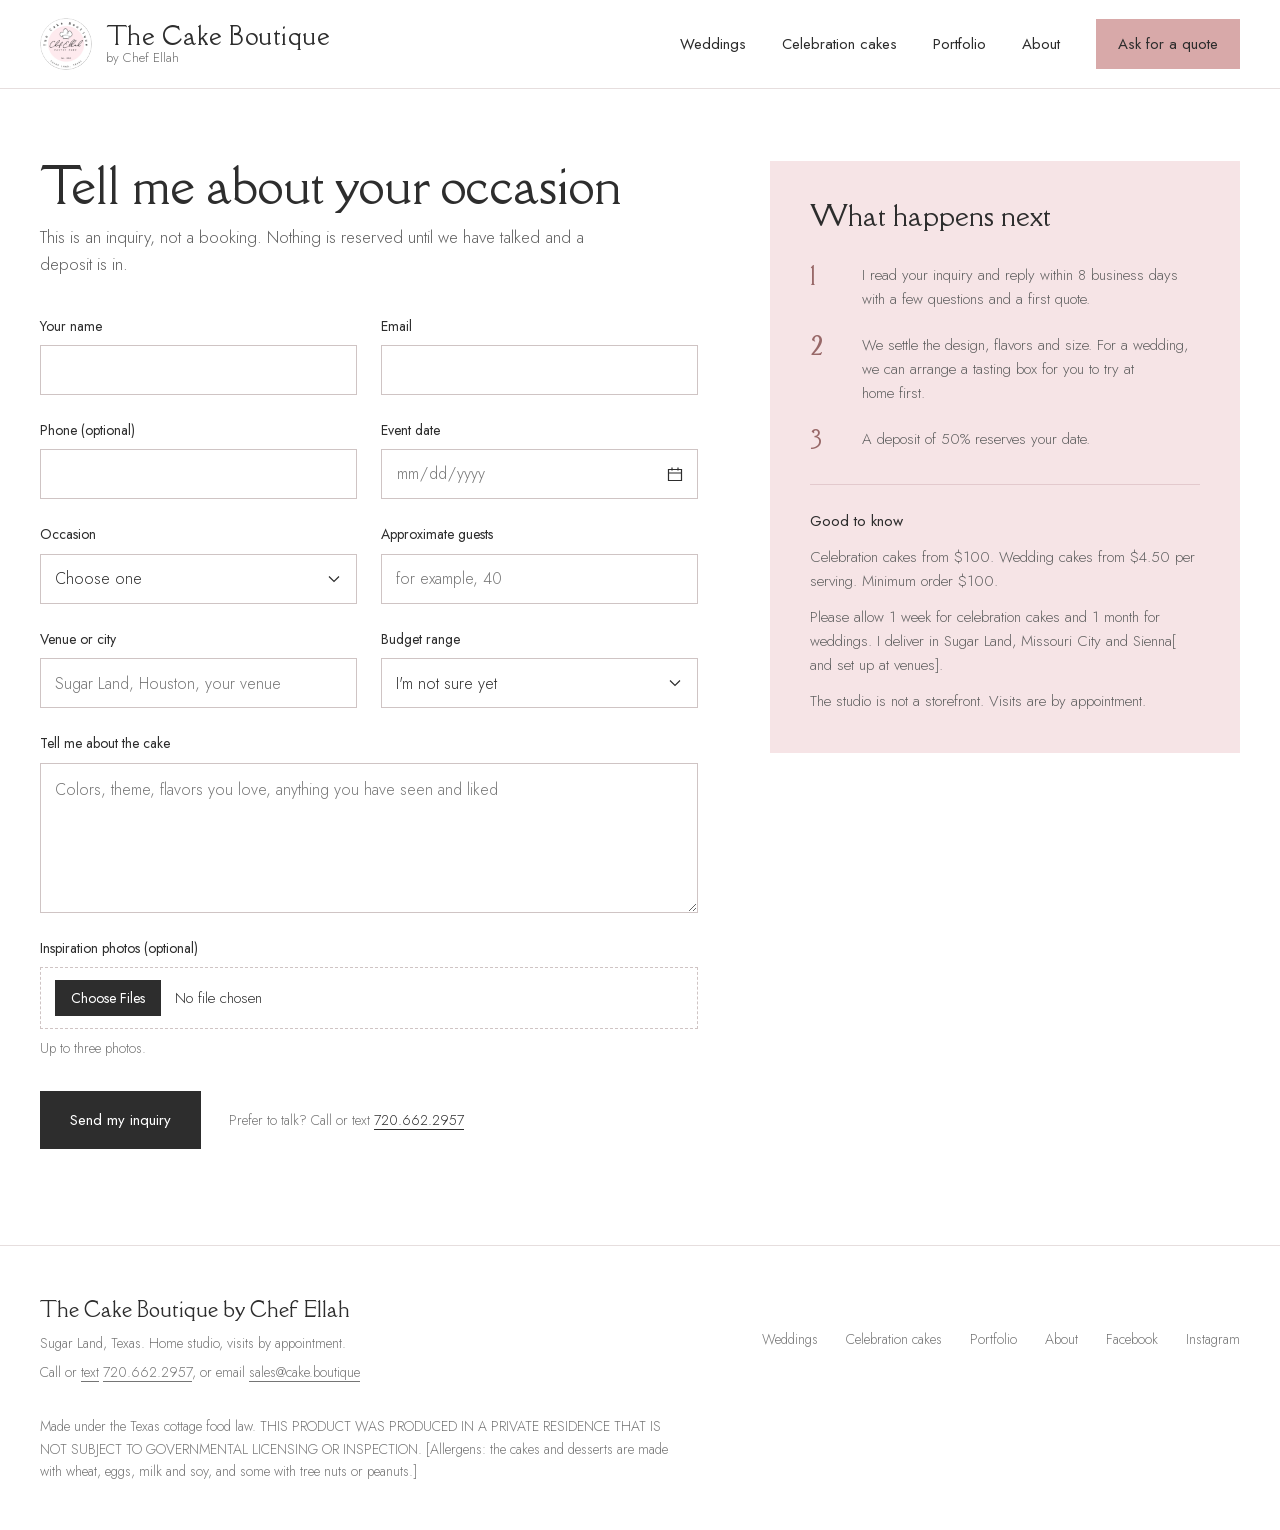
<file: request-a-quote.html>
<!doctype html>
<html lang="en">
<head>
<meta charset="utf-8">
<meta name="viewport" content="width=device-width, initial-scale=1">
<title>Ask for a quote, The Cake Boutique by Chef Ellah</title>
<meta name="robots" content="noindex">
<!--part:share-->
<meta property="og:type" content="website">
<meta property="og:site_name" content="The Cake Boutique by Chef Ellah">
<meta property="og:image" content="https://cake.boutique/og-image.png">
<meta property="og:image:width" content="1200">
<meta property="og:image:height" content="630">
<meta property="og:image:alt" content="The round logo of The Cake Boutique above its name">
<meta name="twitter:card" content="summary_large_image">
<!--/part-->
<link rel="icon" href="favicon-32.png" sizes="32x32" type="image/png">
<link rel="apple-touch-icon" href="apple-touch-icon.png">
<link rel="preload" href="fonts/DellaRespira-latin.woff2" as="font" type="font/woff2" crossorigin>
<link rel="preload" href="fonts/Jost-latin.woff2" as="font" type="font/woff2" crossorigin>
<link rel="stylesheet" href="css/site.css">
<script src="js/site.js"></script>
<script type="module" src="js/quote.js"></script>
</head>
<body>
<!--part:header-->
<a class="skip" href="#main">Skip to the content</a>
<header class="site-head">
  <div class="wrap site-head__bar">
    <a class="brand" href="index.html">
      <img src="logo.png" alt="" width="52" height="52">
      <span><span class="brand__name">The Cake Boutique</span><span class="brand__by">by Chef Ellah</span></span>
    </a>
    <button class="menu-toggle" type="button" aria-expanded="false" aria-controls="site-menu">Menu</button>
    <nav class="site-nav" id="site-menu" aria-label="Main">
      <a href="weddings.html">Weddings</a>
      <a href="celebration-cakes.html">Celebration cakes</a>
      <a href="portfolio.html">Portfolio</a>
      <a href="about.html">About</a>
      <a class="btn btn--rose" href="request-a-quote.html" aria-current="page">Ask for a quote</a>
    </nav>
  </div>
</header>
<!--/part-->

<main id="main" class="quote-page">
  <div class="wrap quote-page__grid">

    <div class="quote-page__main">
      <div class="quote-page__intro">
        <h1 class="page-title">Tell me about your occasion</h1>
        <p>This is an inquiry, not a booking. Nothing is reserved until we have talked and a deposit is in.</p>
      </div>

      <form class="form" method="post" data-send="https://rvkveuvrchzainwwfmem.supabase.co/functions/v1/cake-quote" data-sitekey="0x4AAAAAAFZqtwTDvBZ71QPo">
        <div class="form__grid">
          <div class="field">
            <label for="name">Your name</label>
            <input class="input" id="name" name="name" type="text" autocomplete="name" maxlength="100" required>
            <p class="field__error" id="err-name" hidden>Please add your name.</p>
          </div>
          <div class="field">
            <label for="email">Email</label>
            <input class="input" id="email" name="email" type="email" autocomplete="email" maxlength="254" required>
            <p class="field__error" id="err-email" hidden>Please add an email address I can reply to.</p>
          </div>
          <div class="field">
            <label for="phone">Phone (optional)</label>
            <input class="input" id="phone" name="phone" type="tel" autocomplete="tel" maxlength="40">
            <p class="field__error" id="err-phone" hidden>Please check the number, or leave it empty.</p>
          </div>
          <div class="field">
            <label for="date">Event date</label>
            <input class="input" id="date" name="date" type="date" required>
            <p class="field__error" id="err-date" hidden>Please choose your event date.</p>
            <p class="field__error" id="err-date-range" hidden>Please choose a date between today and three years from now.</p>
          </div>
          <div class="field">
            <label for="occasion">Occasion</label>
            <select class="input" id="occasion" name="occasion" required>
              <option value="">Choose one</option>
              <option>Wedding</option>
              <option>Birthday</option>
              <option>Baby or bridal shower</option>
              <option>Anniversary</option>
              <option>Corporate or other</option>
            </select>
            <p class="field__error" id="err-occasion" hidden>Please choose the occasion.</p>
          </div>
          <div class="field">
            <label for="guests">Approximate guests</label>
            <input class="input" id="guests" name="guests" type="number" inputmode="numeric" min="1" max="5000" placeholder="for example, 40" required>
            <p class="field__error" id="err-guests" hidden>Please enter roughly how many guests you expect, from 1 to 5,000.</p>
          </div>
          <div class="field">
            <label for="venue">Venue or city</label>
            <input class="input" id="venue" name="venue" type="text" maxlength="120" placeholder="Sugar Land, Houston, your venue" required>
            <p class="field__error" id="err-venue" hidden>Please add the venue or city.</p>
          </div>
          <div class="field">
            <label for="budget">Budget range</label>
            <select class="input" id="budget" name="budget">
              <option>I'm not sure yet</option>
              <!--slot:budget-ranges-->
              <option>$100 to $250</option>
              <option>$250 to $500</option>
              <option>$500 and up</option>
              <!--/slot-->
            </select>
          </div>
        </div>
        <div class="field">
          <label for="details">Tell me about the cake</label>
          <textarea class="input" id="details" name="details" rows="5" maxlength="4000" placeholder="Colors, theme, flavors you love, anything you have seen and liked" required></textarea>
          <p class="field__error" id="err-details" hidden>Please tell me a little about the cake.</p>
        </div>
        <div class="field">
          <label for="inspo">Inspiration photos (optional)</label>
          <input class="input" id="inspo" name="photos" type="file" accept="image/*" multiple aria-describedby="inspo-hint">
          <ul class="form__photos" id="inspo-photos" hidden></ul>
          <div class="field__row">
            <span class="field__hint" id="inspo-hint" aria-live="polite">Up to three photos.</span>
            <button class="link" type="button" id="inspo-clear" hidden>Remove the photos</button>
          </div>
          <p class="field__error" id="err-photos" hidden>One of the photos couldn't be sent. Choose them again, or leave them out.</p>
        </div>
        <div class="form__trap" aria-hidden="true">
          <label for="leave_blank">Leave this empty</label>
          <input id="leave_blank" name="leave_blank" type="text" tabindex="-1" autocomplete="off">
        </div>
        <div class="form__check" id="quote-check" hidden></div>
        <div class="form__foot">
          <button class="btn" type="submit" disabled>Send my inquiry</button>
          <span class="form__note">Prefer to talk? Call or text <a href="tel:+17206622957">720.662.2957</a></span>
        </div>
        <p class="form__status" role="status"></p>
        <noscript><p class="form__status">This form needs JavaScript to send. Please call or text 720.662.2957 instead.</p></noscript>
        <template id="quote-says">
          <p data-say="sending">Sending your inquiry…</p>
          <p data-say="check">Please tick the box above to send your inquiry.</p>
          <p data-say="turnstile">The spam check didn't go through. Please try sending again.</p>
          <p data-say="busy">I already have the inquiries you sent. To add anything, call or text me at 720.662.2957.</p>
          <p data-say="paused">The form can't take more inquiries right now. Please call or text 720.662.2957.</p>
          <p data-say="failed">Your inquiry didn't send. Please try again, or call or text 720.662.2957.</p>
          <p data-say="photos-preparing">Preparing your photos…</p>
          <p data-say="photos-1">One photo ready.</p>
          <p data-say="photos-2">Two photos ready.</p>
          <p data-say="photos-3">Three photos ready.</p>
          <p data-say="photos-extra">Only the first three will be sent.</p>
          <p data-say="photos-bad">This browser can't open one of the photos you chose. A JPEG or PNG works.</p>
          <p data-say="photos-bad-some">This browser can't open some of the photos you chose. A JPEG or PNG works.</p>
        </template>
      </form>

      <div class="quote-sent" id="quote-sent" hidden>
        <h2 id="quote-sent-title" tabindex="-1">Thank you. I have your inquiry.</h2>
        <p>I reply within <!--slot:reply-time-->8 business days<!--/slot-->. If you think of anything to add before then, call or text <a href="tel:+17206622957">720.662.2957</a>.</p>
        <p><button class="link" type="button" id="quote-again">Send another inquiry</button></p>
      </div>
    </div>

    <aside class="aside" aria-labelledby="next-title">
      <h2 id="next-title">What happens next</h2>
      <ol class="aside__steps">
        <li class="aside__step"><span class="aside__n" aria-hidden="true">1</span><p>I read your inquiry and reply within <!--slot:reply-time-->8 business days<!--/slot--> with a few questions and a first quote.</p></li>
        <li class="aside__step"><span class="aside__n" aria-hidden="true">2</span><p>We settle the design, flavors and size. For a wedding, we can arrange a tasting box for you to try at home first.</p></li>
        <li class="aside__step"><span class="aside__n" aria-hidden="true">3</span><p>A deposit of <!--slot:deposit-->50%<!--/slot--> reserves your date.</p></li>
      </ol>
      <div class="aside__notes">
        <h3>Good to know</h3>
        <p>Celebration cakes from <!--slot:price.celebration-->$100<!--/slot-->. Wedding cakes from <!--slot:price.wedding-->$4.50<!--/slot--> per serving. Minimum order <!--slot:price.minimum-->$100<!--/slot-->.</p>
        <p>Please allow <!--slot:notice.celebration-->1 week<!--/slot--> for celebration cakes and <!--slot:notice.wedding-->1 month<!--/slot--> for weddings. I deliver in <!--slot:delivery-area-->Sugar Land, Missouri City and Sienna<!--/slot-->[ and set up at venues].</p>
        <p>The studio is not a storefront. Visits are by appointment.</p>
      </div>
    </aside>

  </div>
</main>

<!--part:footer-->
<footer class="site-foot">
  <div class="wrap site-foot__grid">
    <div class="site-foot__id">
      <span class="site-foot__name">The Cake Boutique by Chef Ellah</span>
      <span>Sugar Land, Texas. Home studio, visits by appointment.</span>
      <span>Call or <a href="sms:+17206622957">text</a> <a href="tel:+17206622957">720.662.2957</a>, or email <a href="mailto:sales@cake.boutique">sales@cake.boutique</a></span>
    </div>
    <nav class="site-foot__links" aria-label="Footer">
      <a href="weddings.html">Weddings</a>
      <a href="celebration-cakes.html">Celebration cakes</a>
      <a href="portfolio.html">Portfolio</a>
      <a href="about.html">About</a>
      <a href="https://www.facebook.com/ellahscakeboutique/">Facebook</a>
      <a href="https://www.instagram.com/ellahscakeboutique">Instagram</a>
    </nav>
  </div>
  <div class="wrap">
    <p class="site-foot__law">Made under the Texas cottage food law. THIS PRODUCT WAS PRODUCED IN A PRIVATE RESIDENCE THAT IS NOT SUBJECT TO GOVERNMENTAL LICENSING OR INSPECTION. [Allergens: the cakes and desserts are made with wheat, eggs, milk and soy, and some with tree nuts or peanuts.]</p>
  </div>
</footer>
<!--/part-->
</body>
</html>
</file>
<file: css/site.css>
/* The Cake Boutique by Chef Ellah: the site's only stylesheet. */

@font-face {
  font-family: 'Della Respira';
  src: url('../fonts/DellaRespira-latin.woff2') format('woff2');
  font-weight: 400;
  font-style: normal;
  font-display: swap;
}
@font-face {
  font-family: 'Jost';
  src: url('../fonts/Jost-latin.woff2') format('woff2');
  font-weight: 300 500;
  font-style: normal;
  font-display: swap;
  unicode-range: U+0000-00FF, U+0131, U+0152-0153, U+02BB-02BC, U+02C6, U+02DA, U+02DC, U+0304, U+0308, U+0329, U+2000-206F, U+20AC, U+2122, U+2191, U+2193, U+2212, U+2215, U+FEFF, U+FFFD;
}
@font-face {
  font-family: 'Jost';
  src: url('../fonts/Jost-latinext.woff2') format('woff2');
  font-weight: 300 500;
  font-style: normal;
  font-display: swap;
  unicode-range: U+0100-02BA, U+02BD-02C5, U+02C7-02CC, U+02CE-02D7, U+02DD-02FF, U+1D00-1DBF, U+1E00-1E9F, U+1EF2-1EFF, U+2020, U+20A0-20AB, U+20AD-20C4, U+2113, U+2C60-2C7F, U+A720-A7FF;
}

:root {
  --paper: #FFFFFF;
  --rose: #D8A9A9;
  --rose-hover: #CF9B9B;
  --blush: #F6E4E6;
  --blush-rule: #E3C9CD;
  --rose-deep: #B98585;
  --rose-text: #986868;
  --ink: #2D2D2D;
  --ink-hover: #4A3C3C;
  --body: #5F5F5F;
  --mist: #757575;
  --rule: #E6DEDE;
  --field: #CFC4C4;

  --font-display: 'Della Respira', Georgia, serif;
  --font-body: 'Jost', 'Helvetica Neue', Arial, sans-serif;

  --gutter: 40px;
  --measure: 1200px;
  --section: 96px;

  --t-hero: clamp(2.375rem, 1.55rem + 2.6vw, 3.625rem);
  --t-title: clamp(2.125rem, 1.6rem + 1.7vw, 3.0625rem);
  --t-h2: clamp(2rem, 1.55rem + 1.45vw, 2.625rem);
  --t-h3: clamp(1.5rem, 1.3rem + 0.6vw, 1.6875rem);
  --t-band: clamp(2rem, 1.45rem + 1.75vw, 2.6875rem);

  --ease-out: cubic-bezier(0.22, 1, 0.36, 1);
}

*, *::before, *::after { box-sizing: border-box; }

html {
  -webkit-text-size-adjust: 100%;
  text-size-adjust: 100%;
  scroll-padding-top: 24px;
}

body {
  margin: 0;
  background: var(--paper);
  color: var(--ink);
  font-family: var(--font-body);
  font-weight: 300;
  font-size: 17px;
  line-height: 1.6;
  -webkit-font-smoothing: antialiased;
}

h1, h2, h3 {
  margin: 0;
  font-family: var(--font-display);
  font-weight: 400;
  line-height: 1.05;
  text-wrap: balance;
}

p { margin: 0; text-wrap: pretty; }
ul, ol, dl, dd, figure, blockquote { margin: 0; padding: 0; }
ul, ol { list-style: none; }
img { display: block; max-width: 100%; height: auto; }
strong, b { font-weight: 400; color: var(--ink); }

a { color: var(--rose-text); text-underline-offset: 0.3em; text-decoration-thickness: 1px; }
a:hover { color: var(--ink-hover); }

::selection { background: var(--blush); color: var(--ink); }

:focus-visible {
  outline: 2px solid var(--ink);
  outline-offset: 3px;
}

.visually-hidden {
  position: absolute !important;
  width: 1px; height: 1px;
  margin: -1px; padding: 0;
  overflow: hidden;
  clip: rect(0 0 0 0);
  white-space: nowrap;
  border: 0;
}

.skip {
  position: absolute;
  left: var(--gutter);
  top: -100px;
  z-index: 10;
  padding: 12px 18px;
  background: var(--ink);
  color: var(--paper);
  text-decoration: none;
  font-weight: 400;
  font-size: 15px;
}
.skip:focus { top: 12px; }
.skip:hover, .skip:focus { color: var(--paper); }

.wrap {
  width: 100%;
  max-width: calc(var(--measure) + 2 * var(--gutter));
  margin: 0 auto;
  padding: 0 var(--gutter);
}

/* Buttons and text links */

.btn {
  display: inline-block;
  padding: 17px 30px;
  background: var(--ink);
  color: var(--paper);
  font-family: var(--font-body);
  font-size: 15px;
  font-weight: 400;
  line-height: 1.6;
  text-decoration: none;
  border: 0;
  border-radius: 0;
  cursor: pointer;
  transition: background-color 0.2s var(--ease-out);
}
.btn:hover { background: var(--ink-hover); color: var(--paper); }
.btn--rose { padding: 13px 22px; background: var(--rose); color: var(--ink); }
.btn--rose:hover { background: var(--rose-hover); color: var(--ink); }
.btn--compact { padding: 16px 28px; }

.link {
  color: var(--ink);
  font-size: 15px;
  font-weight: 400;
  text-decoration: underline;
  text-underline-offset: 7px;
  text-decoration-thickness: 1px;
  padding: 4px 0;
}
.link:hover { color: var(--rose-text); }
button.link { background: none; border: 0; font-family: inherit; line-height: inherit; cursor: pointer; }

/* Header and navigation */

.site-head { border-bottom: 1px solid var(--rule); }

.site-head__bar {
  min-height: 88px;
  display: flex;
  flex-wrap: wrap;
  align-items: center;
  justify-content: space-between;
  gap: 16px 32px;
}

.brand {
  display: flex;
  align-items: center;
  gap: 14px;
  color: var(--ink);
  text-decoration: none;
  line-height: 1.1;
}
.brand:hover { color: var(--ink); }
.brand img { width: 52px; height: 52px; border-radius: 50%; }
.brand__name {
  display: block;
  font-family: var(--font-display);
  font-size: 24px;
  letter-spacing: 0.02em;
}
.brand__by { display: block; margin-top: 2px; font-size: 13px; color: var(--mist); }

.site-nav {
  display: flex;
  flex-wrap: wrap;
  align-items: center;
  gap: 8px 36px;
  font-size: 15px;
  font-weight: 400;
}
.site-nav a:not(.btn) {
  color: var(--ink);
  text-decoration: none;
  padding: 12px 0;
}
.site-nav a:not(.btn):hover { color: var(--rose-text); }
.site-nav a[aria-current="page"]:not(.btn) {
  text-decoration: underline;
  text-underline-offset: 7px;
  text-decoration-thickness: 1px;
}

.menu-toggle {
  display: none;
  padding: 12px 0 12px 16px;
  background: none;
  border: 0;
  color: var(--ink);
  font-family: var(--font-body);
  font-size: 15px;
  font-weight: 400;
  cursor: pointer;
}

/* Sections */

.section { padding: var(--section) 0; }
.section--ruled { border-top: 1px solid var(--rule); border-bottom: 1px solid var(--rule); padding: 88px 0; }
.section--flush-top { padding-top: 0; }

.section-head {
  display: flex;
  flex-wrap: wrap;
  align-items: flex-end;
  justify-content: space-between;
  gap: 16px 32px;
  margin-bottom: 40px;
}
.section-head h2 { font-size: var(--t-h2); }
.section-head--narrow { max-width: 620px; margin-bottom: 48px; }

/* Hero and page heads */

.hero { padding: 72px 0 80px; }
.hero__grid {
  display: grid;
  grid-template-columns: repeat(2, minmax(0, 1fr));
  gap: 64px;
  align-items: center;
}
.hero__text { display: flex; flex-direction: column; gap: 28px; }
.hero h1 { font-size: var(--t-hero); line-height: 1.04; letter-spacing: -0.01em; }
.page-title { font-size: var(--t-title); line-height: 1.04; }
.lede { font-size: 19px; color: var(--body); max-width: 480px; }
.page-head .lede { max-width: 520px; }
.lede + .lede { margin-top: -12px; }

.actions {
  display: flex;
  flex-wrap: wrap;
  align-items: center;
  gap: 16px 28px;
  margin-top: 8px;
}

.facts {
  display: flex;
  flex-wrap: wrap;
  gap: 10px 32px;
  margin-top: 16px;
  padding-top: 24px;
  border-top: 1px solid var(--rule);
  font-size: 14px;
  color: var(--mist);
}

.photo {
  width: 100%;
  object-fit: cover;
  background: var(--blush);
}
.photo--tall { aspect-ratio: 4 / 5; }
.photo--square { aspect-ratio: 1 / 1; }
/* A portrait keeps the face in frame when the photo crops to 5:4 on phones. */
.hero__photo--portrait > .photo { object-position: 50% 0; }

.photo-missing {
  display: flex;
  align-items: center;
  justify-content: center;
  aspect-ratio: 4 / 5;
  padding: 24px;
  background: var(--blush);
  color: var(--body);
  font-size: 15px;
  text-align: center;
}

/* The three doors */

.doors {
  display: grid;
  grid-template-columns: repeat(3, minmax(0, 1fr));
  gap: 32px;
}
.door {
  display: flex;
  flex-direction: column;
  gap: 18px;
  color: var(--ink);
  text-decoration: none;
}
.door:hover { color: var(--ink); }
.door__body { display: flex; flex-direction: column; gap: 8px; }
.door__title { font-family: var(--font-display); font-size: var(--t-h3); line-height: 1.1; }
.door:hover .door__title { text-decoration: underline; text-underline-offset: 6px; text-decoration-thickness: 1px; }
.door__text { font-size: 16px; color: var(--body); }
.door__price { margin-top: 4px; font-size: 15px; font-weight: 400; color: var(--rose-text); }

/* Recent work and the portfolio wall */

.work-grid {
  display: grid;
  grid-template-columns: repeat(3, minmax(0, 1fr));
  gap: 24px;
}
.work { display: flex; flex-direction: column; gap: 10px; }
.work figcaption, .wall figcaption { font-size: 14px; color: var(--mist); }
.work__title { color: var(--ink); font-weight: 400; }

html:not(.js) .filters { display: none; }
.filters {
  display: flex;
  flex-wrap: wrap;
  gap: 4px 28px;
  margin-bottom: 40px;
  font-size: 15px;
  font-weight: 400;
}
.filters button {
  padding: 8px 0;
  background: none;
  border: 0;
  color: var(--mist);
  font: inherit;
  cursor: pointer;
}
.filters button:hover { color: var(--ink); }
.filters button[aria-pressed="true"] {
  color: var(--ink);
  text-decoration: underline;
  text-underline-offset: 7px;
  text-decoration-thickness: 1px;
}

.wall {
  display: grid;
  grid-template-columns: repeat(12, minmax(0, 1fr));
  gap: 40px 24px;
}
.wall__item { grid-column: span 5; }
.wall__item--wide { grid-column: span 7; }
.wall__item[hidden] { display: none; }
.wall__item figure { display: flex; flex-direction: column; gap: 10px; height: 100%; }
/* A row pairs a wide photo with a narrow one; the frames' ratios give both
   the same height, and alternate rows sit lower. */
.wall__frame { position: relative; flex: 1 0 auto; aspect-ratio: 5 / 6; background: var(--blush); }
.wall__item--wide .wall__frame { aspect-ratio: 7 / 6; }
.wall__item--low .wall__frame { aspect-ratio: 1 / 1; }
.wall__item--wide.wall__item--low .wall__frame { aspect-ratio: 7 / 5; }
.wall__frame img { position: absolute; inset: 0; width: 100%; height: 100%; object-fit: cover; }
.wall-empty { font-size: 17px; color: var(--body); }
.wall-empty button {
  padding: 0;
  background: none;
  border: 0;
  color: var(--ink);
  font: inherit;
  font-weight: 400;
  text-decoration: underline;
  text-underline-offset: 6px;
  text-decoration-thickness: 1px;
  cursor: pointer;
}

@media (hover: hover) {
  .wall figcaption { opacity: 0; transition: opacity 0.25s var(--ease-out); }
  .wall__item:hover figcaption,
  html:has(:focus-visible) .wall figcaption { opacity: 1; }
}

/* Numbered steps (the booking sequence) */

.steps {
  display: grid;
  grid-template-columns: repeat(4, minmax(0, 1fr));
  gap: 32px;
  counter-reset: step;
}
.step {
  display: flex;
  flex-direction: column;
  gap: 14px;
  padding-top: 20px;
  border-top: 1px solid var(--ink);
}
.step__n { font-family: var(--font-display); font-size: 36px; line-height: 1; color: var(--rose-deep); }
.step__title { font-size: 18px; font-weight: 400; }
.step p { font-size: 15px; color: var(--body); }

/* Starting prices panel */

.prices {
  display: grid;
  grid-template-columns: repeat(2, minmax(0, 1fr));
  gap: 56px;
  align-items: start;
  padding: 64px;
  background: var(--blush);
}
.prices__text { display: flex; flex-direction: column; gap: 18px; }
.prices__text h2 { font-size: clamp(2rem, 1.5rem + 1.35vw, 2.5rem); }
.prices__text p { font-size: 16px; color: var(--body); max-width: 440px; }
.price-list { display: flex; flex-direction: column; }
.price-row {
  display: flex;
  flex-wrap: wrap;
  justify-content: space-between;
  align-items: baseline;
  gap: 4px 24px;
  padding: 20px 0;
  border-bottom: 1px solid var(--blush-rule);
}
.price-row:last-of-type { border-bottom: 0; }
.price-row dt { font-size: 17px; }
.price-row dd { font-family: var(--font-display); font-size: 27px; line-height: 1.2; color: var(--rose-text); }
.prices .btn { align-self: flex-start; margin-top: 20px; }

/* About: the things that do not change, set in the price list's lines */

.pledges { display: flex; flex-direction: column; }
.pledges li {
  padding: 18px 0;
  border-bottom: 1px solid var(--blush-rule);
  font-family: var(--font-display);
  font-size: 27px;
  line-height: 1.25;
  color: var(--ink);
}
.pledges li:first-child { padding-top: 0; }
.pledges li:last-child { border-bottom: 0; padding-bottom: 0; }

/* Portfolio */

.portfolio { padding-top: 72px; }
.portfolio__title { margin-bottom: 28px; }

/* Split: a photo beside text (Meet Chef Ellah, page sections) */

.split {
  display: grid;
  grid-template-columns: repeat(2, minmax(0, 1fr));
  gap: 64px;
  align-items: center;
}
.split__text { display: flex; flex-direction: column; gap: 22px; }
.split__text h2 { font-size: var(--t-h2); }
.split__text p { font-size: 17px; color: var(--body); }
.split__text .link { align-self: flex-start; }

/* Questions and answers */

.qa {
  display: grid;
  grid-template-columns: minmax(0, 5fr) minmax(0, 7fr);
  gap: 64px;
  align-items: start;
}
.qa h2 { font-size: var(--t-h2); }
.qa__list { border-top: 1px solid var(--rule); }
.qa__item { padding: 24px 0; border-bottom: 1px solid var(--rule); }
.qa__item dt { font-size: 18px; font-weight: 400; }
.qa__item dd { margin-top: 8px; font-size: 16px; color: var(--body); max-width: 60ch; }

/* Running text on About */

.prose { display: flex; flex-direction: column; gap: 22px; max-width: 640px; }
.prose h2 { font-size: var(--t-h2); }
.prose p { font-size: 17px; color: var(--body); }
.prose-pair > h2 { font-size: var(--t-h2); }
.prose-pair {
  display: grid;
  grid-template-columns: minmax(0, 5fr) minmax(0, 7fr);
  gap: 64px;
  align-items: start;
}

/* Testimonials */

.quotes {
  display: grid;
  grid-template-columns: repeat(3, minmax(0, 1fr));
  gap: 48px;
}
.quote { display: flex; flex-direction: column; gap: 18px; }
.quote__mark { font-family: var(--font-display); font-size: 51px; line-height: 0.6; color: var(--rose-deep); }
.quote blockquote p { font-family: var(--font-display); font-size: 22px; line-height: 1.35; }
.quote figcaption { font-size: 14px; color: var(--mist); }

/* The rose band */

.band { padding: var(--section) 0; background: var(--rose); color: var(--ink); }
.band__grid {
  display: flex;
  flex-wrap: wrap;
  align-items: center;
  justify-content: space-between;
  gap: 32px 48px;
}
.band__text { display: flex; flex-direction: column; gap: 12px; max-width: 640px; }
.band h2 { font-size: var(--t-band); }
.band p { font-size: 17px; }
.band__action { display: flex; flex-direction: column; gap: 14px; align-items: flex-start; }
.band__note { font-size: 14px; }
.band a:not(.btn) { color: var(--ink); }

/* Footer */

.site-foot { padding: 48px 0; font-size: 14px; color: var(--mist); }
main + .site-foot { border-top: 1px solid var(--rule); }
.site-foot__grid {
  display: flex;
  flex-wrap: wrap;
  justify-content: space-between;
  gap: 24px 48px;
}
.site-foot__id { display: flex; flex-direction: column; gap: 6px; }
.site-foot__name { font-family: var(--font-display); font-size: 20px; color: var(--ink); }
.site-foot a { color: var(--mist); text-decoration: none; }
.site-foot a:hover { color: var(--ink); text-decoration: underline; }
/* Links inside the contact sentence keep their underline: touch has no hover. */
.site-foot__id a { text-decoration: underline; }
.site-foot__links { display: flex; flex-wrap: wrap; gap: 8px 28px; align-items: center; }
.site-foot__links a { padding: 6px 0; }
/* The Texas cottage food notice: the law writes the disclosure in capitals. */
.site-foot__law { max-width: 640px; margin-top: 32px; }

/* Request a quote */

.quote-page { padding: 72px 0 96px; }
.quote-page__grid {
  display: grid;
  grid-template-columns: minmax(0, 7fr) minmax(0, 5fr);
  gap: 72px;
  align-items: start;
}
.quote-page__main { display: flex; flex-direction: column; gap: 36px; }
.quote-page__intro { display: flex; flex-direction: column; gap: 14px; }
.quote-page__intro p { font-size: 17px; color: var(--body); max-width: 560px; }

.form { display: flex; flex-direction: column; gap: 24px; }
.form__grid {
  display: grid;
  grid-template-columns: repeat(2, minmax(0, 1fr));
  gap: 24px;
}
.field { display: flex; flex-direction: column; gap: 8px; }
.field label { font-size: 14px; font-weight: 400; }
.field__hint { font-size: 14px; color: var(--mist); }
.input {
  width: 100%;
  height: 50px;
  padding: 0 14px;
  border: 1px solid var(--field);
  border-radius: 0;
  background: var(--paper);
  color: var(--ink);
  font-family: var(--font-body);
  font-size: 16px;
  font-weight: 300;
  caret-color: var(--ink);
  -webkit-appearance: none;
  appearance: none;
}
.input::placeholder { color: var(--mist); opacity: 1; }
.input:hover { border-color: var(--rose-deep); }
.input:focus-visible { outline: 2px solid var(--ink); outline-offset: 0; border-color: var(--ink); }
textarea.input { height: auto; min-height: 150px; padding: 14px; resize: vertical; line-height: 1.5; }
select.input {
  padding-right: 40px;
  background-image: url("data:image/svg+xml,%3Csvg xmlns='http://www.w3.org/2000/svg' width='12' height='8' viewBox='0 0 12 8'%3E%3Cpath d='M1 1.5l5 5 5-5' fill='none' stroke='%232D2D2D' stroke-width='1.2'/%3E%3C/svg%3E");
  background-repeat: no-repeat;
  background-position: right 16px center;
  cursor: pointer;
}
input[type="date"].input { line-height: 48px; }
input[type="date"].input:invalid::-webkit-datetime-edit { color: var(--mist); }
/* The date field's calendar drawn like the select's chevron; the browser's own
   button stays on top of it, invisible, so a click still opens the picker. */
@supports selector(::-webkit-calendar-picker-indicator) {
  input[type="date"].input {
    position: relative;
    padding-right: 48px;
    background-image: url("data:image/svg+xml,%3Csvg xmlns='http://www.w3.org/2000/svg' width='16' height='16' viewBox='0 0 16 16'%3E%3Cpath d='M1.5 3.5h13v11h-13zM1.5 7h13M5 1.5v3M11 1.5v3' fill='none' stroke='%232D2D2D' stroke-width='1.2'/%3E%3C/svg%3E");
    background-repeat: no-repeat;
    background-position: right 14px center;
  }
  input[type="date"].input::-webkit-calendar-picker-indicator {
    position: absolute;
    top: 0;
    right: 0;
    width: 48px;
    height: 100%;
    margin: 0;
    padding: 0;
    opacity: 0;
    cursor: pointer;
  }
  input[type="date"].input:focus-within { outline: 2px solid var(--ink); outline-offset: 0; border-color: var(--ink); }
}
input[type="file"].input {
  height: auto;
  padding: 12px 14px;
  border-style: dashed;
  font-size: 15px;
  cursor: pointer;
}
input[type="file"].input::file-selector-button {
  margin-right: 14px;
  padding: 8px 16px;
  border: 0;
  border-radius: 0;
  background: var(--ink);
  color: var(--paper);
  font-family: var(--font-body);
  font-size: 14px;
  font-weight: 400;
  cursor: pointer;
}
.form__foot {
  display: flex;
  flex-wrap: wrap;
  align-items: center;
  gap: 16px 28px;
  margin-top: 8px;
}
.form__note { font-size: 14px; color: var(--mist); }
.form__note a { color: var(--ink); }
.form__status { font-size: 15px; color: var(--ink); }
.form__status:empty { display: none; }
.form[hidden] { display: none; }
/* Sending: the button stays where it is, and says so to the pointer. */
.form .btn[aria-disabled="true"] { background: var(--ink-hover); cursor: progress; }
/* Without the script nothing can send, so the page says to call instead. */
html:not(.js) .form__foot .btn { display: none; }

.field__error { font-size: 14px; color: var(--rose-text); }
.input[aria-invalid="true"] { border-color: var(--rose-text); }
.field__row { display: flex; flex-wrap: wrap; align-items: baseline; gap: 2px 20px; }
.form__photos { display: flex; flex-wrap: wrap; gap: 12px; }
.form__photos[hidden] { display: none; }
.form__photos img { width: 88px; height: 88px; object-fit: cover; background: var(--blush); }
/* The honeypot: off the page for people, there for bots. */
.form__trap { position: absolute; left: -10000px; width: 1px; height: 1px; overflow: hidden; }

.quote-sent {
  display: flex;
  flex-direction: column;
  gap: 14px;
  max-width: 560px;
  padding-top: 28px;
  border-top: 1px solid var(--ink);
}
.quote-sent[hidden] { display: none; }
.quote-sent h2 { font-size: var(--t-h3); line-height: 1.1; }
.quote-sent h2:focus { outline: none; }
.quote-sent p { color: var(--body); }

.aside {
  display: flex;
  flex-direction: column;
  gap: 32px;
  padding: 40px;
  background: var(--blush);
}
.aside h2 { font-size: 27px; line-height: 1.1; }
.aside__steps { display: flex; flex-direction: column; gap: 22px; }
.aside__step { display: flex; gap: 16px; align-items: flex-start; }
.aside__n { min-width: 36px; font-family: var(--font-display); font-size: 25px; line-height: 1; color: var(--rose-text); }
.aside__step p { font-size: 15px; color: var(--body); }
.aside__notes {
  display: flex;
  flex-direction: column;
  gap: 12px;
  padding-top: 24px;
  border-top: 1px solid var(--blush-rule);
}
.aside__notes h3 { font-family: var(--font-body); font-size: 15px; font-weight: 400; line-height: 1.6; }
.aside__notes p { font-size: 15px; color: var(--body); }

/* Narrower screens */

@media (max-width: 1080px) {
  :root { --gutter: 32px; }
  .hero__grid, .split { gap: 48px; }
  .steps { grid-template-columns: repeat(2, minmax(0, 1fr)); gap: 40px 32px; }
  .quote-page__grid { gap: 48px; }
}

@media (max-width: 900px) {
  :root { --gutter: 24px; --section: 72px; }
  .site-head__bar { min-height: 72px; }
  /* Keeps the first row 72px tall when the open menu wraps below it. */
  .brand { min-height: 72px; }
  .hero { padding: 40px 0 64px; }
  .hero__grid, .split, .prices, .qa, .prose-pair, .quote-page__grid { grid-template-columns: minmax(0, 1fr); }
  .hero__grid { gap: 40px; }
  .hero__photo { margin: 0 calc(-1 * var(--gutter)); }
  .split { gap: 40px; }
  .prices { padding: 48px 40px; gap: 32px; }
  .qa, .prose-pair { gap: 32px; }
  .work-grid { grid-template-columns: repeat(2, minmax(0, 1fr)); }
  .quotes { grid-template-columns: minmax(0, 1fr); gap: 48px; }
  .quote { max-width: 560px; }
  .section--ruled { padding: 72px 0; }
  .quote-page { padding: 48px 0 72px; }
  .portfolio { padding-top: 48px; }
  .pledges li { font-size: 24px; }
  .wall { gap: 32px 16px; }
}

@media (max-width: 720px) {
  /* On a phone the cake comes first, under the bar, so the first screen shows it. */
  .hero { padding-top: 0; }
  .hero__photo { order: -1; }
  .hero__photo > *, .split > .photo, .split > .photo-missing { aspect-ratio: 5 / 4; }
  .doors { grid-template-columns: minmax(0, 1fr); gap: 48px; }
  .door img { aspect-ratio: 5 / 4; }
  .form__grid { grid-template-columns: minmax(0, 1fr); }
  .wall { grid-template-columns: minmax(0, 1fr); gap: 32px; }
  .wall__item, .wall__item--wide { grid-column: auto; }
  .wall__frame, .wall__item--wide .wall__frame, .wall__item--low .wall__frame { aspect-ratio: 4 / 5; }
}

@media (max-width: 560px) {
  :root { --gutter: 20px; --section: 64px; }
  .steps { grid-template-columns: minmax(0, 1fr); gap: 32px; }
  .work-grid { grid-template-columns: minmax(0, 1fr); gap: 32px; }
  .prices { padding: 40px 24px; margin: 0 calc(-1 * var(--gutter)); }
  .aside { padding: 32px 24px; margin: 0 calc(-1 * var(--gutter)); }
  .lede { font-size: 18px; }
  .site-head__bar { column-gap: 12px; }
  .menu-toggle { padding-left: 12px; }
  .brand { gap: 12px; }
  .brand img { width: 44px; height: 44px; }
  .brand__name { font-size: 22px; }
}

/* The menu collapses only when the script is there to open it. */
@media (max-width: 900px) {
  .js .menu-toggle { display: block; }
  .js .site-nav {
    display: none;
    flex-basis: 100%;
    flex-direction: column;
    align-items: stretch;
    gap: 0;
    padding: 4px 0 20px;
  }
  .js .site-head.is-open .site-nav { display: flex; animation: menu-open 0.22s var(--ease-out); }
  .js .site-nav a:not(.btn) { padding: 14px 0; border-bottom: 1px solid var(--rule); font-size: 17px; }
  .js .site-nav .btn { margin-top: 20px; text-align: center; }
}

@keyframes menu-open {
  from { opacity: 0; transform: translateY(-6px); }
  to { opacity: 1; transform: none; }
}

@media (prefers-reduced-motion: reduce) {
  *, *::before, *::after { animation: none !important; transition: none !important; }
}
</file>
